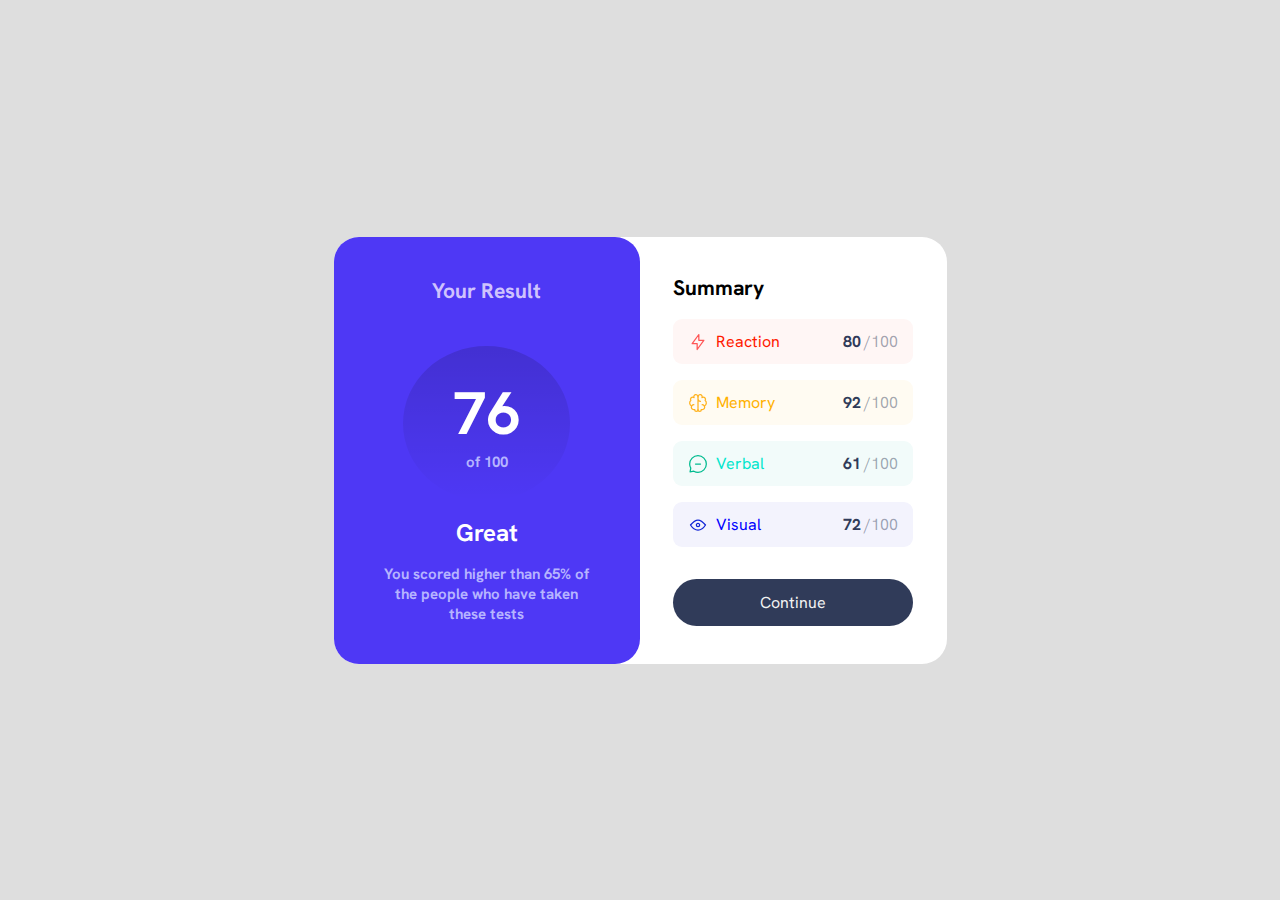
<file: card-component-main/index.html>
<!DOCTYPE html>
<html lang="en">
  <head>
    <meta charset="UTF-8" />
    <meta name="viewport" content="width=device-width, initial-scale=1.0" />
    <title>Results Summary Component</title>
    <link rel="preconnect" href="https://fonts.googleapis.com" />
    <link rel="preconnect" href="https://fonts.gstatic.com" crossorigin />
    <link
      href="https://fonts.googleapis.com/css2?family=Hanken+Grotesk:wght@500;700;800&display=swap"
      rel="stylesheet"
    />
    <link rel="stylesheet" href="style.css" />
  </head>
  <body>
    <div class="card">
      <div class="side">
        <div class="side-container">
          <div class="tittle3">
            <h3>Your Result</h3>
          </div>

          <div class="circle">
            <div class="tittle1">
              <h1>76</h1>
            </div>
            <div class="paragraph">
              <p>of 100</p>
            </div>
          </div>

          <div class="tittle2">
            <h2>Great</h2>
          </div>
          <div class="paragraph">
            <p>You scored higher than 65% of the people who have taken these tests</p>
          </div>
        </div>
      </div>

      <div class="side">
        <div class="side-container">
          <div class="tittle3 black">
            <h3>Summary</h3>
          </div>
            <div class="swin-line">
              <div class="swin-info">
                <img src="./assets/images/icon-reaction.svg" />
              <p>Reaction</p>
              </div>
              <div class="swin-results">
                <span><b>80</b>/100</span>
              </div>
            </div>

            <div class="swin-line yellow">
              <div class="swin-info">
                <img src="./assets/images/icon-memory.svg" />
              <p>Memory</p>
              </div>
              <div class="swin-results">
                <span><b>92</b>/100</span>
              </div>
            </div>

            <div class="swin-line green">
              <div class="swin-info">
                <img src="./assets/images/icon-verbal.svg" />
              <p>Verbal</p>
              </div>
              <div class="swin-results">
                <span><b>61</b>/100</span>
              </div>
            </div>

            <div class="swin-line blue">
              <div class="swin-info">
                <img src="./assets/images/icon-visual.svg" />
              <p>Visual</p>
              </div>
              <div class="swin-results">
                <span><b>72</b>/100</span>
              </div>
            </div>
            
          
          <a href="#" class="button">Continue</a>
        </div>
      </div>
    
    </div>
  </body>
</html>
</file>
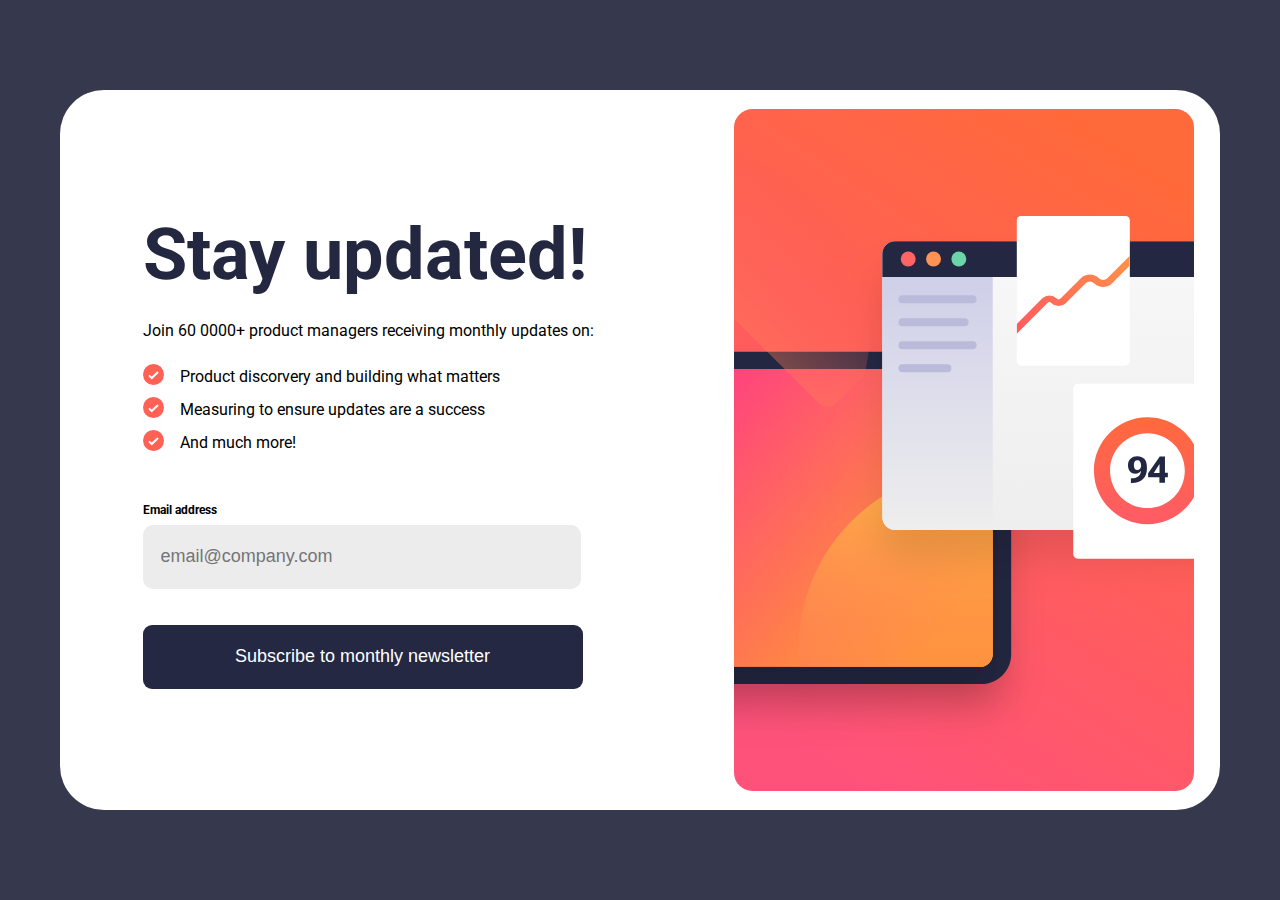
<file: login-page-component-main/index.html>
<!DOCTYPE html>
<html lang="en">
  <head>
    <meta charset="UTF-8" />
    <meta name="viewport" content="width=device-width, initial-scale=1.0" />
    <link rel="stylesheet" href="style.css" />
    <link rel="preconnect" href="https://fonts.googleapis.com" />
    <link rel="preconnect" href="https://fonts.gstatic.com" crossorigin />
    <link
      href="https://fonts.googleapis.com/css2?family=Roboto:wght@400;700&display=swap"
      rel="stylesheet"
    />
    <title>Join Us</title>
  </head>
  <body>
    <div class="board">
      <div class="container">
        <div class="text-content">
          <h1 class="tittle">Stay updated!</h1>
          <p class="paragraph">
            Join 60 0000+ product managers receiving monthly updates on:
          </p>
        </div>

        <div class="points-container">
          <div class="points">
            <div class="point-img">
              <img src="./assets/images/icon-list.svg" />
            </div>

            <div>
              <p>Product discorvery and building what matters</p>
            </div>
          </div>

          <div class="points">
            <div class="point-img">
                <img src="./assets/images/icon-list.svg" />
            </div>

            <div>
              <p>Measuring to ensure updates are a success</p>
            </div>
          </div>

          <div class="points">
            <div class="point-img">
                <img src="./assets/images/icon-list.svg" />
            </div>

            <div>
              <p>And much more!</p>
            </div>
          </div>
        </div>

        <div class="form">
          <label for="email">Email address</label>
          <input placeholder="email@company.com" type="email" />
        </div>

        <button class="button" type="submit">Subscribe to monthly newsletter</button>
      </div>
      <div class="image-area">
        <img src="./assets/images/illustration-sign-up-desktop.svg" />
      </div>
    </div>
  </body>
</html>
</file>
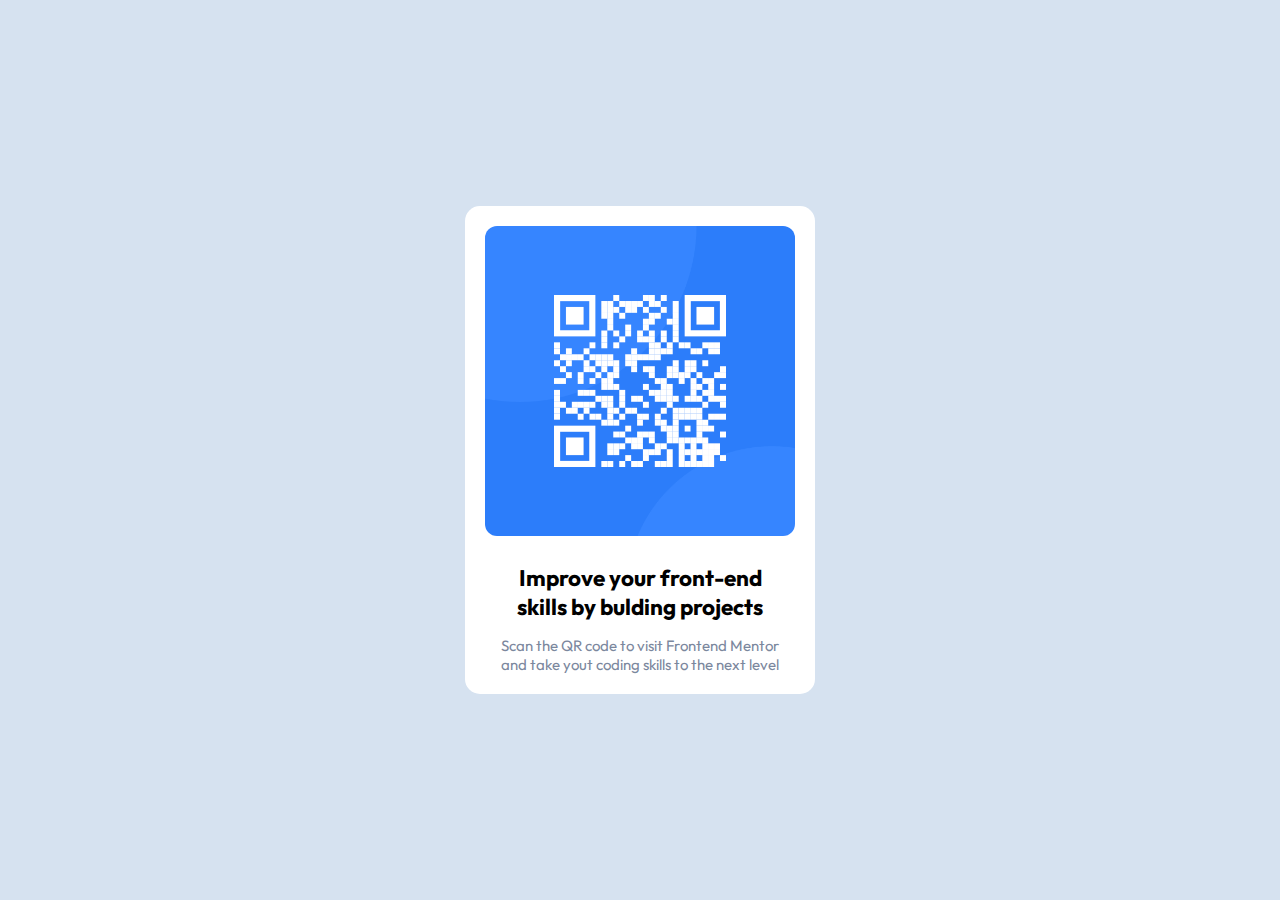
<file: qr-code-component-main/index.html>
<!DOCTYPE html>
<html lang="en">
<head>
  <meta charset="UTF-8">
  <meta name="viewport" content="width=device-width, initial-scale=1.0"> 
  <link rel="icon" type="image/png" sizes="32x32" href="./images/favicon-32x32.png">
  <link rel="preconnect" href="https://fonts.googleapis.com">
  <link rel="preconnect" href="https://fonts.gstatic.com" crossorigin>
  <link href="https://fonts.googleapis.com/css2?family=Outfit:wght@400;700&display=swap" rel="stylesheet">
  <link rel="stylesheet" href="style.css">
  <title>Frontend Mentor | QR code component</title>

</head>
<body>
  <div class="container">
    <div class="card">
      <div class="card-code">
        <img src="images/image-qr-code.png">
      </div>
      <div class="card-text">
        <h2>Improve your front-end skills by bulding projects</h2>
        <p>Scan the QR code to visit Frontend Mentor and take yout coding skills to the next level</p>
      </div>
    </div>
  </div>
  </div>
</body>
</html>
</file>
<file: card-component-main/style.css>
* {
    margin: 0;
    padding: 0;
    border: 0;
    list-style: none;
    text-decoration: none;
    outline: none;
    box-sizing: border-box;
    font-family: 'Hanken Grotesk', sans-serif;
}

body {
    display: flex;
    align-items: center;
    min-height: 100vh;
    background-color: #DEDEDE;
}

span {
    color: #303B5975;
}

span b {
    color:#303B59;
    margin-right: 0.2em;
}

.card {
    background-color: #FFFFFF;
    width: 613px;
    height: 427px;
    border-radius: 25px;
    margin: 0 auto;
    display: flex;
    flex-direction: row;
    justify-content: center;
    align-items: center;
    box-shadow: linear-gradient(#00000025, #00000000);
}

.side {
    display: flex;
    flex-direction: column;
    justify-content: center;
    align-items: center;
    text-align: center;
    width: 50%;
    height: 100%;
}

.side:first-child {
    background-color: #4E38F5;
    border-radius: 25px;
}

.side-container {
    margin: 1em 3em;
    display: flex;
    flex-direction: column;
    justify-content: center;
    align-items: center;
}

.tittle3 {
    color: #CFC3FD;
    font-size: 18px;
    font-weight: 500;
    margin-bottom: 1em;
    display: flex;
    flex-direction: column;
    align-items: center;
    justify-content: center;
}

.black {
    color: #000000;
    align-self: start;
}

.circle {
    width: 167px;
    height: 155px;
    border-radius: 100%;
    background-image: linear-gradient(#00000025, #00000000);
    display: flex;
    flex-direction: column;
    justify-content: center;
    align-items: center;
    color: #FFFFFF;
    margin-bottom: 1em;
    margin-top: 1.5em;
}

.tittle1 {
    font-size: 30px;
}

.paragraph {
    color: #B6B4FF;
    font-weight: 700;
    font-size: 15px;
}

.tittle2 {
    color: #FFFFFF;
    margin-bottom: 1em;
}

.swin-line {
    display: flex;
    justify-content: space-between;
    align-items: center;
    width: 240px;
    height: 45px;
    border-radius: 9px;
    margin-bottom: 1em;
    background-color: #FFF6F5;
    padding: 10px 15px;
    color: #FF1A00;
}

.swin-info {
    display: flex;
    align-items: center;
    gap: 0.5em;
}

.yellow {
    background-color: #FFFBF2;
    color: #FFB100;
}

.green {
    background-color: #F2FBFA;
    color: #00E6CC;
}

.blue {
    background-color: #F3F3FD;
    color: #0000FF;
}

.button {
    width: 100%;
    height: 47px;
    color: #F2F2F2;
    background-color: #303B59;
    margin-top: 1em;
    border-radius: 23.5px;
    display: flex;
    flex-direction: column;
    justify-content: center;
    cursor: pointer;
}

.button:hover {
    background-color: #4E38F5 ;
}

@media only screen and ( max-width: 600px ) {
    body {
        height: initial;
    }

    .card {
        width: 100%;
        height: 100%;
        flex-direction: column;
        border-radius: 20px;
    }

    .side {
        width: 100%;
    }

    .black {
        align-self: center;
    }
}
</file>
<file: login-page-component-main/style.css>
* {
    margin: 0;
    padding: 0;
}

body {
    background-color: #36384D;
    display: flex;
    align-items: center;
    min-height: 100vh;
    font-family: 'Roboto', sans-serif;
}

.board {
    margin: 0 auto;
    display: flex;
    justify-content: center;
    align-items: center;
    width: 1160px;
    height: 720px;
    border-radius: 44px;
    background-color: #FFFFFF;
    gap: 5em;
}

.container {
    width: 511px;
    height: 595px;
    display: flex;
    flex-direction: column;
    justify-content: center;
    align-items: flex-start;
    margin-left: 3.5em;
}

.text-content {
    display: flex;
    flex-direction: column;
    justify-content: center;
    gap: 1.5em;
}

.tittle {
    font-size: 72px;
    font-weight: 700;
    color: #232740;
}

.paragraph {
    font-size: 16px;
    color: #000000;
}

.points-container {
    display: flex;
    flex-direction: column;
    justify-content: center;
    align-items: flex-start;
    margin: 1.5em 0;
    gap: 0.5em;
}

.points {
    display: flex;
    align-items: center;
    gap: 1em;   
}

.form {
    display: flex;
    flex-direction: column;
    justify-content: center;
    align-items: flex-start;
    gap: 0.5em;
    width: 475px;
    margin-top: 1.5em;
}

.form label {
    color: #000000;
    font-weight: bold;
    font-size: 12px;
}

.form input {
    width: 420px;
    height: 64px;
    border-radius: 10px;
    background-color: #ECECED;
    border: none;
    display: flex;
    align-items: center;
    padding-left: 1em;
    font-size: 18px;
}

.button {
    width: 440px;
    height: 64px;
    margin-top: 2em;
    color: #FFFFFF;
    background-color: #242843;
    border-radius: 9px;
    font-size: 18px;
    cursor: pointer;
    border: none;
}

.button:hover {
    background-color: #F35D57;
}

.image-area {
    display: flex;
    flex-direction: column;
    justify-content: center;
    width: 460px;
}
</file>
<file: qr-code-component-main/style.css>
:root {
    ---white: hsl(0, 0%, 100%);
    ---light-gray: hsl(212, 45%, 89%);
    ---grayish-blue: hsl(220, 15%, 55%);
    ---dark-blue: hsl(218, 44%, 22%);
}

* {
    margin: 0;
    padding: 0;
}

body {
    display: flex;
    align-items: center;
    font-size: 15px;
    font-family: 'Outfit', sans-serif;
    background-color: var(---light-gray);
    min-height: 100vh;
}

.container {
   margin: 0 auto;
   max-width: 350px;
}

.card {
    display: flex;
    flex-direction: column;
    align-items: center;
    justify-content: space-between;
    padding: 20px;    
    background-color: var(---white);
    border-radius: 15px;
    text-align: center
}

.card-code img {
    width: 100%;
    height: 100%;
    border-radius: 12px;
}

.card-text {
  margin: 0px 15px;
}

.card-text h2 {
    margin-top: 1em;
}

.card-text p {
    margin-top: 1em;
    color: var(---grayish-blue);
}

@media screen {
    
}
</file>
